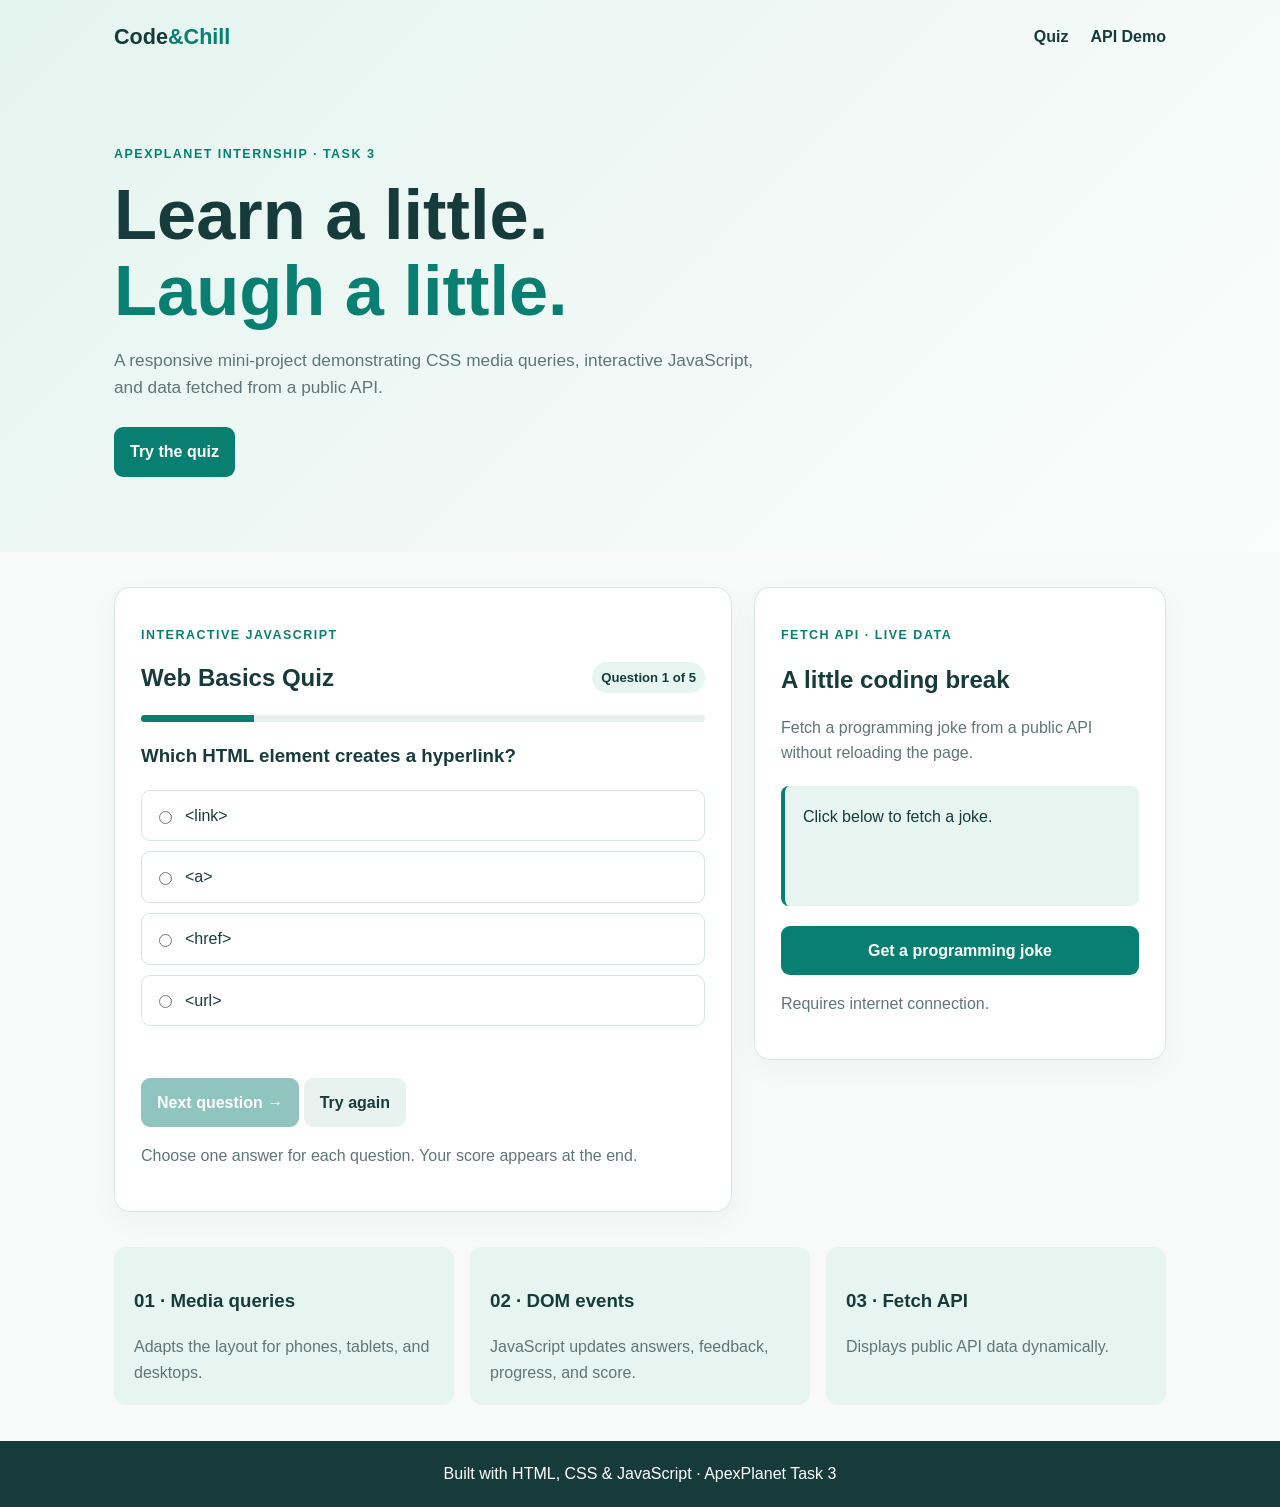
<file: apexplanet_task3/index.html>
<!doctype html>
<html lang="en"><head><meta charset="UTF-8"><meta name="viewport" content="width=device-width,initial-scale=1"><title>Task 3 | Code & Chill</title><link rel="stylesheet" href="style.css"></head>
<body>
<header><nav class="nav"><a class="brand" href="#home">Code<span>&Chill</span></a><button id="menuToggle" aria-expanded="false">Menu ☰</button><div id="navLinks"><a href="#quiz">Quiz</a><a href="#joke">API Demo</a></div></nav>
<section class="hero" id="home"><p class="eyebrow">APEXPLANET INTERNSHIP · TASK 3</p><h1>Learn a little.<br><span>Laugh a little.</span></h1><p>A responsive mini-project demonstrating CSS media queries, interactive JavaScript, and data fetched from a public API.</p><a class="button" href="#quiz">Try the quiz</a></section></header>
<main class="layout">
<section class="panel" id="quiz"><p class="eyebrow">INTERACTIVE JAVASCRIPT</p><div class="heading"><h2>Web Basics Quiz</h2><span id="counter">Question 1 of 5</span></div><div class="track"><div id="progress"></div></div><h3 id="question">Loading question...</h3><div id="options"></div><p id="feedback" aria-live="polite"></p><button id="next" disabled>Next question →</button> <button id="restart" hidden>Try again</button><p class="muted">Choose one answer for each question. Your score appears at the end.</p></section>
<section class="panel" id="joke"><p class="eyebrow">FETCH API · LIVE DATA</p><h2>A little coding break</h2><p class="muted">Fetch a programming joke from a public API without reloading the page.</p><div class="joke" id="jokeBox" aria-live="polite">Click below to fetch a joke.</div><button id="jokeBtn">Get a programming joke</button><p class="muted" id="apiStatus">Requires internet connection.</p></section>
</main>
<section class="features"><article><h3>01 · Media queries</h3><p>Adapts the layout for phones, tablets, and desktops.</p></article><article><h3>02 · DOM events</h3><p>JavaScript updates answers, feedback, progress, and score.</p></article><article><h3>03 · Fetch API</h3><p>Displays public API data dynamically.</p></article></section><footer>Built with HTML, CSS & JavaScript · ApexPlanet Task 3</footer><script src="script.js"></script></body></html>
</file>
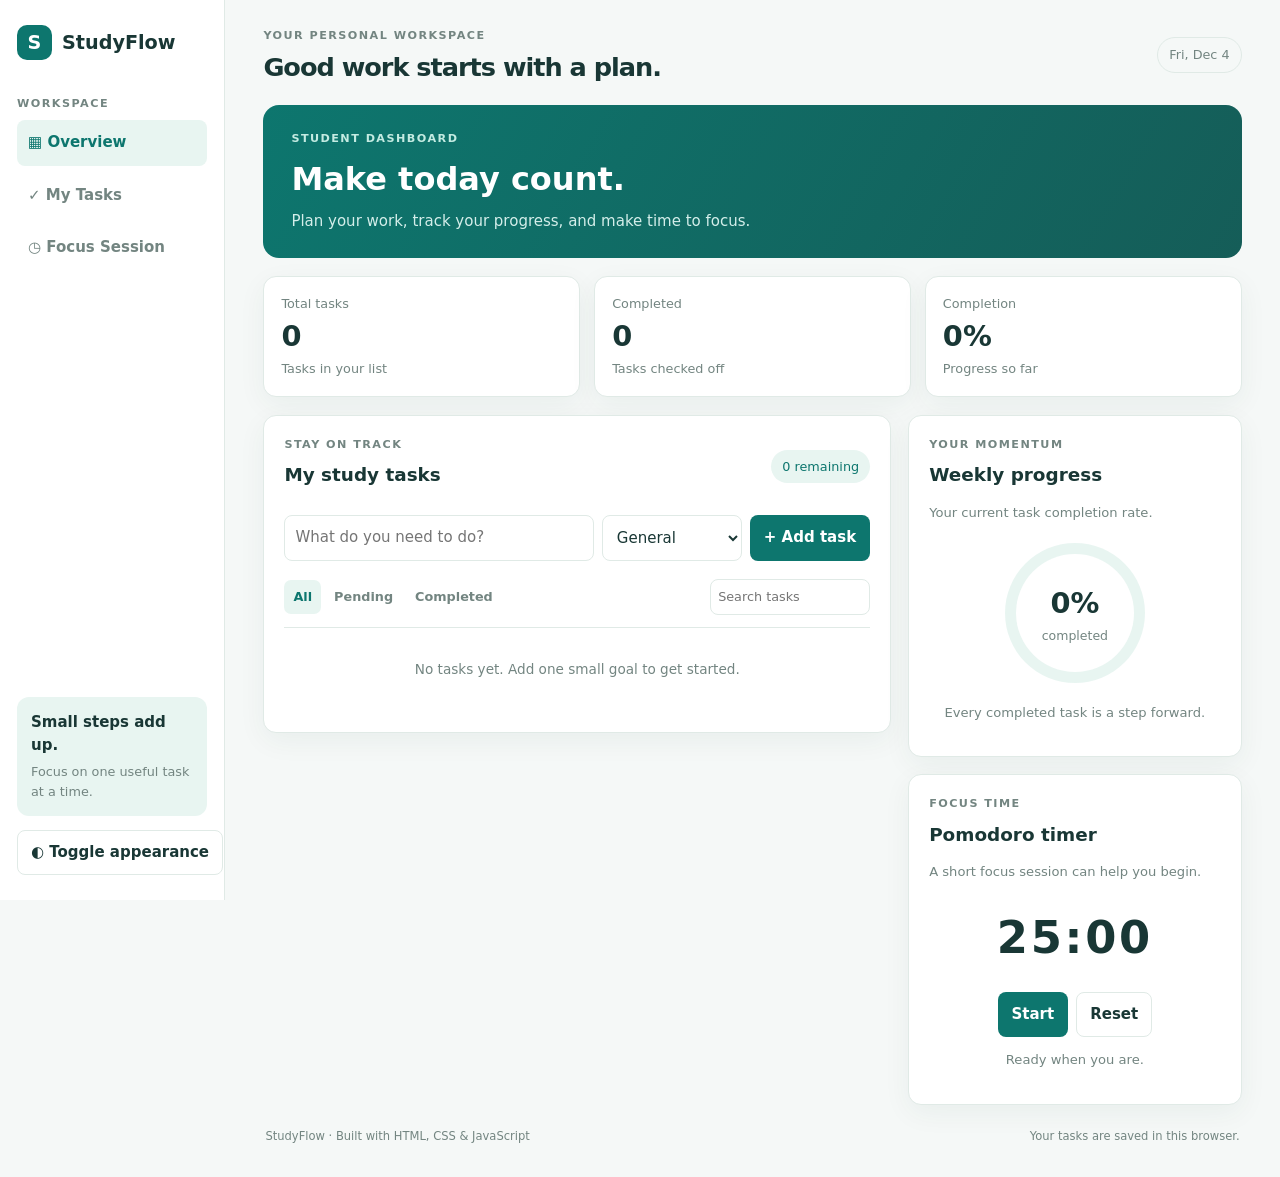
<file: apexplanet_task5/index.html>
<!doctype html>
<html lang="en"><head><meta charset="utf-8"><meta name="viewport" content="width=device-width,initial-scale=1"><meta name="description" content="StudyFlow student productivity dashboard"><title>StudyFlow | ApexPlanet Task 5</title><link rel="stylesheet" href="style.css"><script src="script.js" defer></script></head>
<body><aside class="sidebar" id="sidebar"><a class="brand" href="#overview"><b>S</b> StudyFlow</a><p class="eyebrow">WORKSPACE</p><nav><a class="active" href="#overview">▦ Overview</a><a href="#tasks">✓ My Tasks</a><a href="#focus">◷ Focus Session</a></nav><div class="side-bottom"><div class="tip"><b>Small steps add up.</b><p>Focus on one useful task at a time.</p></div><button id="themeToggle" class="secondary">◐ Toggle appearance</button></div></aside>
<main class="main" id="overview"><header class="topbar"><button id="menuToggle" class="secondary mobile" aria-label="Toggle navigation" aria-expanded="false">☰</button><div><p class="eyebrow">YOUR PERSONAL WORKSPACE</p><h1>Good work starts with a plan.</h1></div><span class="date" id="todayLabel">Today</span></header>
<section class="welcome"><p class="eyebrow">STUDENT DASHBOARD</p><h2>Make today count.</h2><p>Plan your work, track your progress, and make time to focus.</p></section>
<section class="stats"><article><span>Total tasks</span><strong id="totalCount">0</strong><small>Tasks in your list</small></article><article><span>Completed</span><strong id="completedCount">0</strong><small>Tasks checked off</small></article><article><span>Completion</span><strong id="completionRate">0%</strong><small>Progress so far</small></article></section>
<div class="columns"><section class="panel" id="tasks"><div class="heading"><div><p class="eyebrow">STAY ON TRACK</p><h2>My study tasks</h2></div><span id="openCount" class="chip">0 remaining</span></div><form id="taskForm" class="task-form"><label class="sr" for="taskInput">Task title</label><input id="taskInput" maxlength="100" placeholder="What do you need to do?" required><label class="sr" for="subjectInput">Subject</label><select id="subjectInput"><option>General</option><option>Programming</option><option>Mathematics</option><option>Web Development</option><option>Exam Preparation</option><option>Project Work</option></select><button class="primary">+ Add task</button></form><div class="toolbar"><div class="filters"><button class="filter active" data-filter="all" type="button">All</button><button class="filter" data-filter="open" type="button">Pending</button><button class="filter" data-filter="done" type="button">Completed</button></div><input id="searchInput" type="search" placeholder="Search tasks" aria-label="Search tasks"></div><ul id="taskList" class="task-list" aria-live="polite"></ul><p id="emptyState" class="empty">No tasks yet. Add one small goal to get started.</p></section>
<aside class="right"><section class="panel"><p class="eyebrow">YOUR MOMENTUM</p><h2>Weekly progress</h2><p class="muted">Your current task completion rate.</p><div id="progressRing" class="ring" role="img" aria-label="0 percent completed"><div><strong id="ringPercent">0%</strong><small>completed</small></div></div><p id="progressNote" class="muted center">Every completed task is a step forward.</p></section><section class="panel" id="focus"><p class="eyebrow">FOCUS TIME</p><h2>Pomodoro timer</h2><p class="muted">A short focus session can help you begin.</p><div id="timerDisplay" class="timer">25:00</div><div class="timer-buttons"><button class="primary" id="timerStart" type="button">Start</button><button class="secondary" id="timerReset" type="button">Reset</button></div><p id="timerHint" class="muted center" role="status">Ready when you are.</p></section></aside></div><footer><span>StudyFlow · Built with HTML, CSS & JavaScript</span><span>Your tasks are saved in this browser.</span></footer></main><div id="toast" class="toast" role="status" aria-live="polite"></div></body></html>
</file>
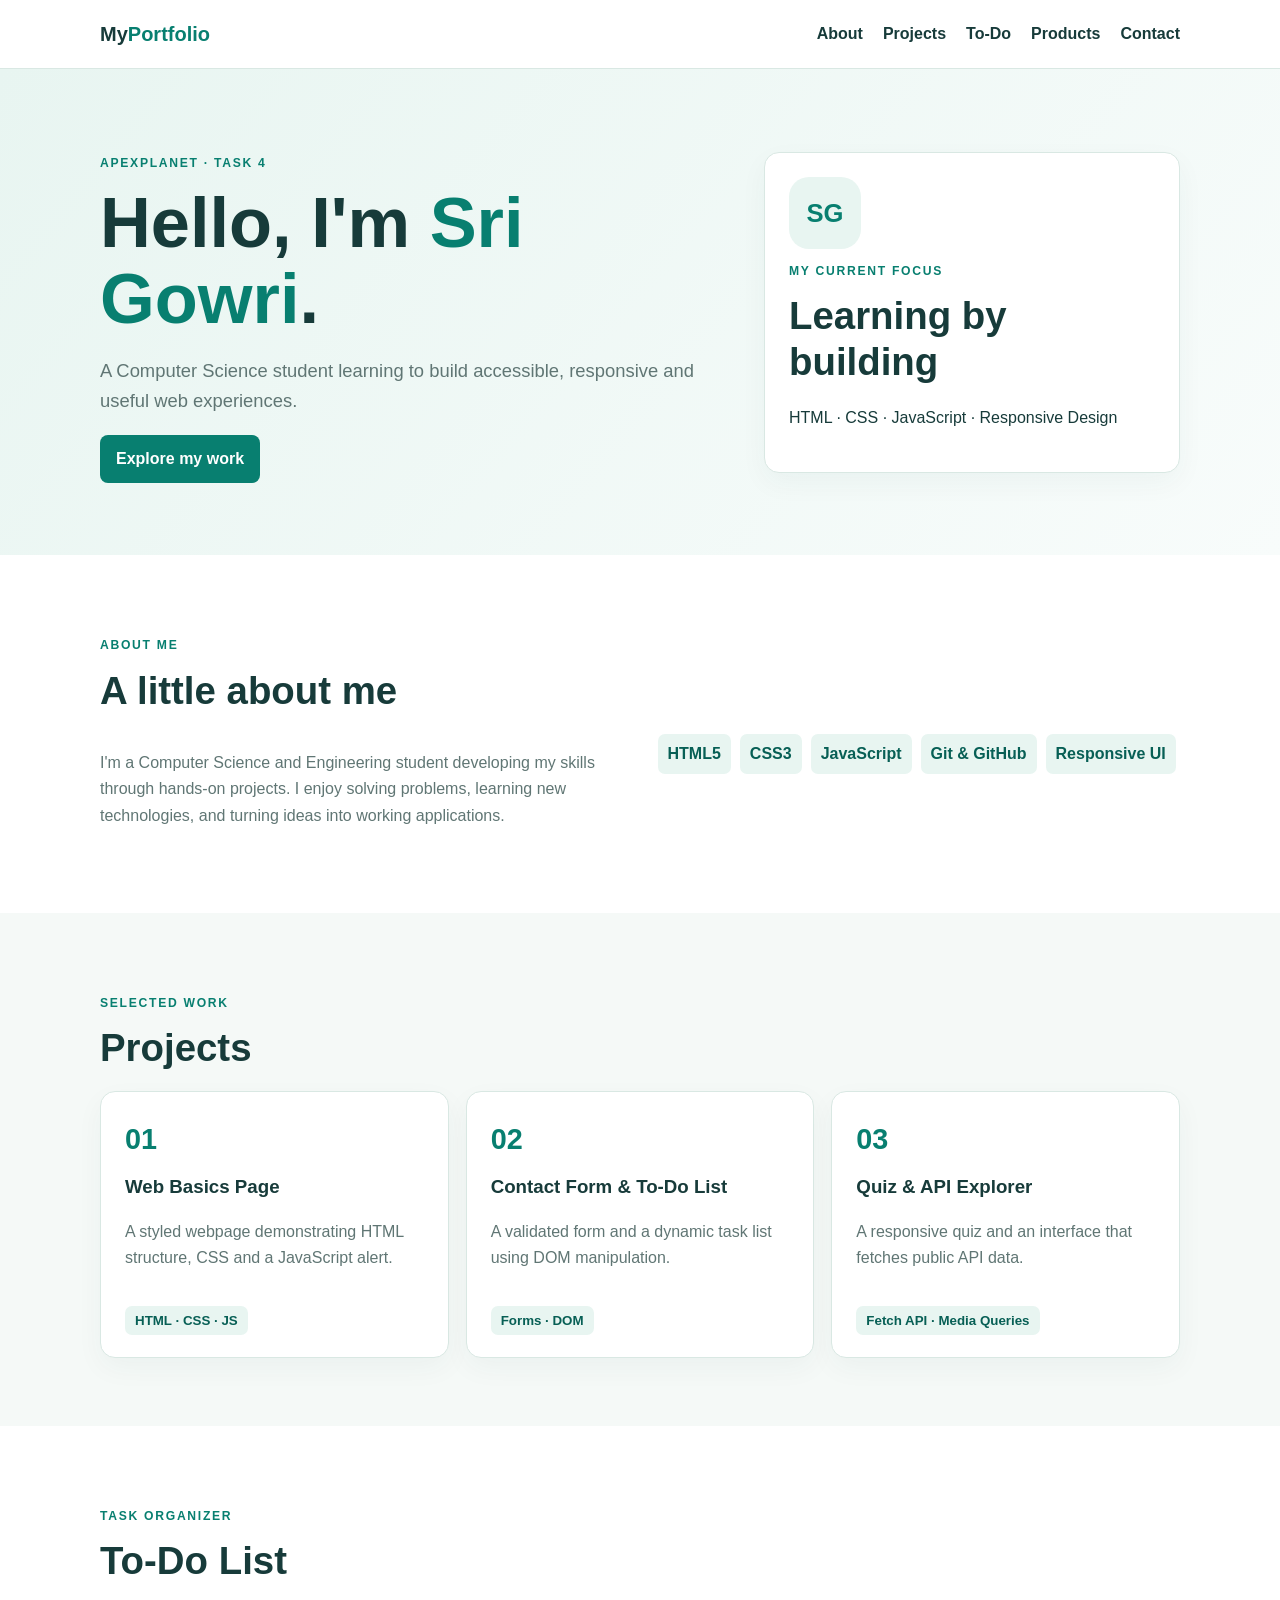
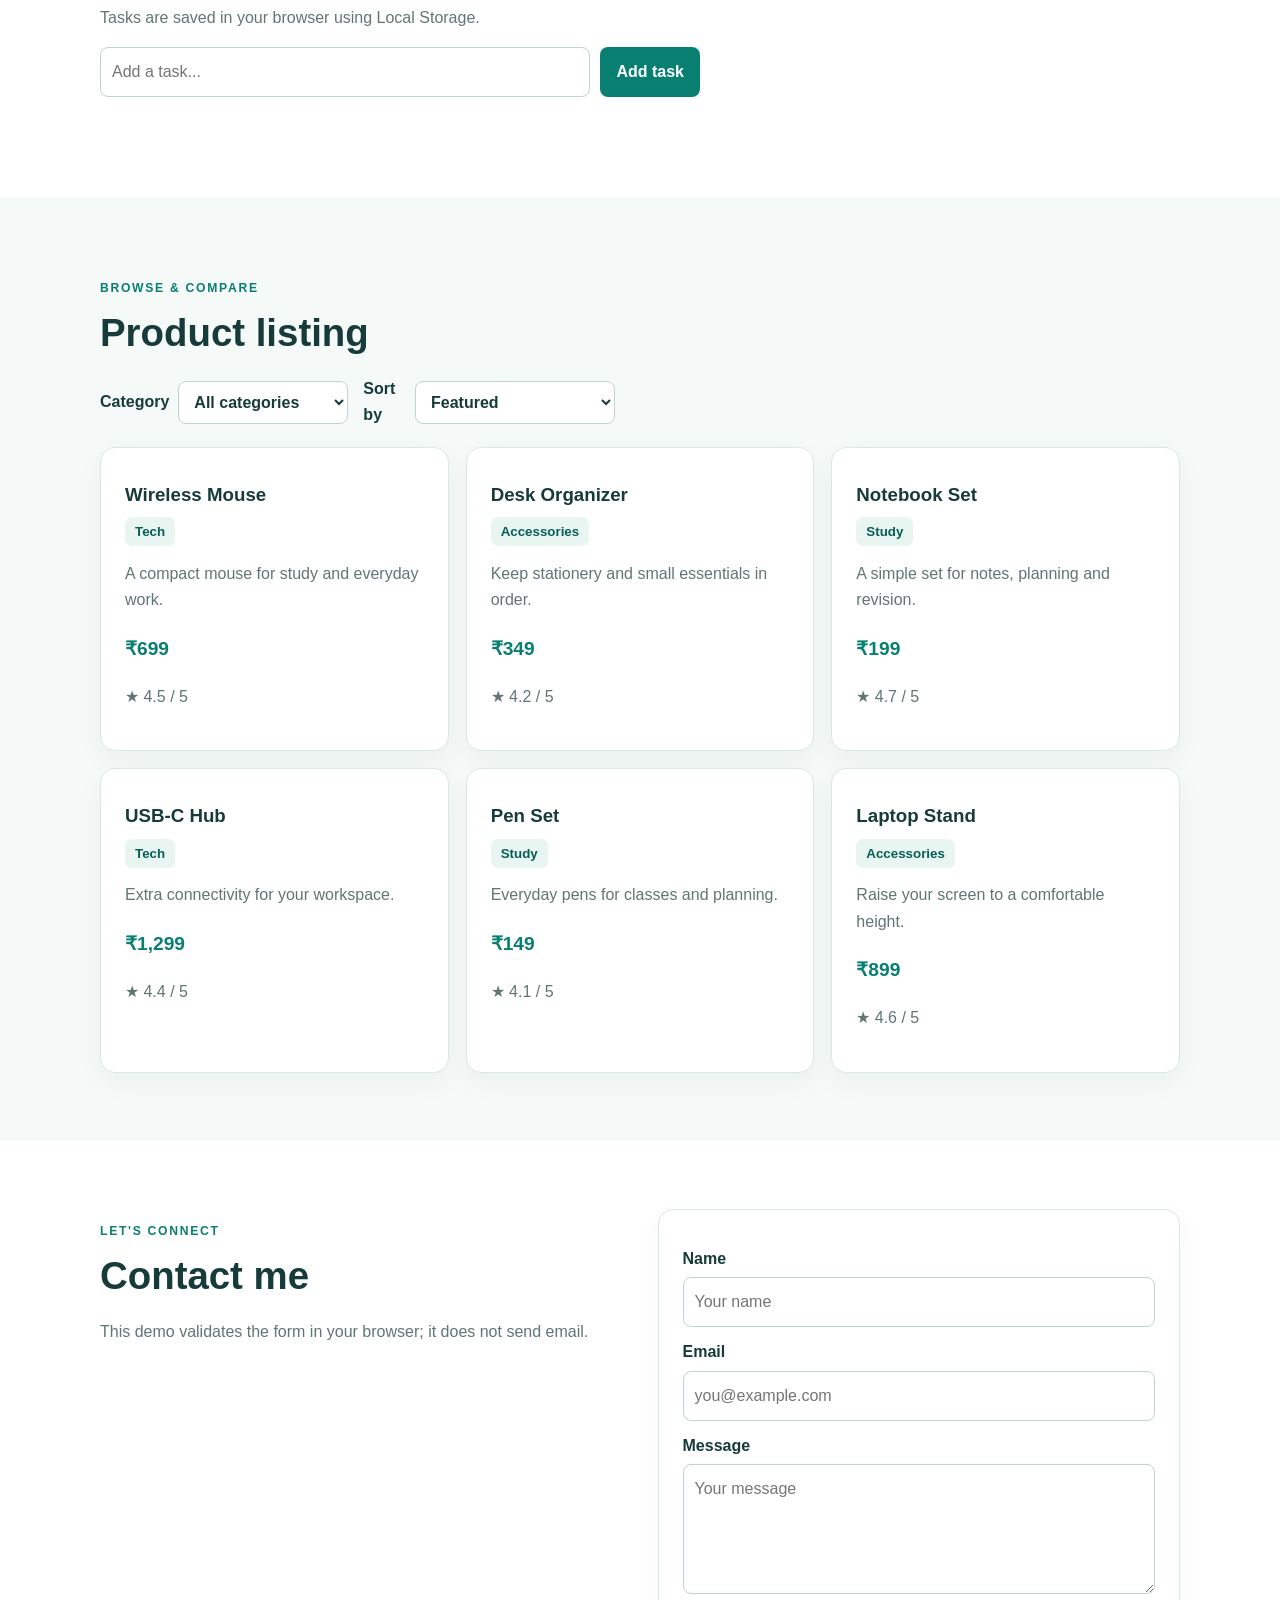
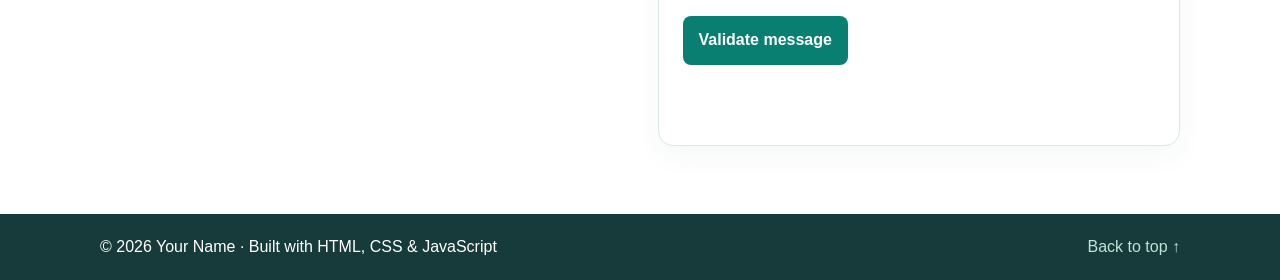
<file: apexplanet_task4/apexplanet_task4/index.html>
<!DOCTYPE html>
<html lang="en"><head><meta charset="UTF-8"><meta name="viewport" content="width=device-width, initial-scale=1.0"><title>My Portfolio | ApexPlanet Task 4</title><link rel="stylesheet" href="style.css"></head>
<body>
<header><nav class="nav"><a class="logo" href="#home">My<span>Portfolio</span></a><button id="menuBtn" aria-label="Toggle navigation">☰</button><div id="navLinks"><a href="#about">About</a><a href="#projects">Projects</a><a href="#todo">To-Do</a><a href="#products">Products</a><a href="#contact">Contact</a></div></nav></header>
<main>
<section id="home" class="hero"><div class="wrap hero-grid"><div><p class="eyebrow">APEXPLANET · TASK 4</p><h1>Hello, I'm <span>Sri Gowri</span>.</h1><p class="lead">A Computer Science student learning to build accessible, responsive and useful web experiences.</p><a class="btn" href="#projects">Explore my work</a></div><div class="intro-card"><div class="avatar">SG</div><p class="eyebrow">MY CURRENT FOCUS</p><h2>Learning by building</h2><p>HTML · CSS · JavaScript · Responsive Design</p></div></div></section>
<section id="about" class="wrap section"><p class="eyebrow">ABOUT ME</p><h2>A little about me</h2><div class="two-col"><p>I'm a Computer Science and Engineering student developing my skills through hands-on projects. I enjoy solving problems, learning new technologies, and turning ideas into working applications.</p><div class="skills"><span>HTML5</span><span>CSS3</span><span>JavaScript</span><span>Git & GitHub</span><span>Responsive UI</span></div></div></section>
<section id="projects" class="soft"><div class="wrap section"><p class="eyebrow">SELECTED WORK</p><h2>Projects</h2><div class="cards"><article><b class="num">01</b><h3>Web Basics Page</h3><p>A styled webpage demonstrating HTML structure, CSS and a JavaScript alert.</p><small>HTML · CSS · JS</small></article><article><b class="num">02</b><h3>Contact Form & To-Do List</h3><p>A validated form and a dynamic task list using DOM manipulation.</p><small>Forms · DOM</small></article><article><b class="num">03</b><h3>Quiz & API Explorer</h3><p>A responsive quiz and an interface that fetches public API data.</p><small>Fetch API · Media Queries</small></article></div></div></section>
<section id="todo" class="wrap section"><p class="eyebrow">TASK ORGANIZER</p><h2>To-Do List</h2><p class="muted">Tasks are saved in your browser using Local Storage.</p><form id="todoForm" class="todo-form"><input id="todoInput" placeholder="Add a task..." maxlength="120" required aria-label="New task"><button class="btn">Add task</button></form><ul id="todoList" class="todo-list"></ul></section>
<section id="products" class="soft"><div class="wrap section"><p class="eyebrow">BROWSE & COMPARE</p><h2>Product listing</h2><div class="filters"><label>Category <select id="category"><option value="all">All categories</option><option value="Accessories">Accessories</option><option value="Study">Study</option><option value="Tech">Tech</option></select></label><label>Sort by <select id="sort"><option value="default">Featured</option><option value="price-low">Price: low to high</option><option value="price-high">Price: high to low</option><option value="rating">Rating: high to low</option></select></label></div><div id="productGrid" class="cards"></div></div></section>
<section id="contact" class="wrap section"><div class="two-col"><div><p class="eyebrow">LET'S CONNECT</p><h2>Contact me</h2><p class="muted">This demo validates the form in your browser; it does not send email.</p></div><form id="contactForm" class="contact-form" novalidate><label for="name">Name</label><input id="name" required placeholder="Your name"><label for="email">Email</label><input id="email" type="email" required placeholder="you@example.com"><label for="message">Message</label><textarea id="message" rows="4" required placeholder="Your message"></textarea><button class="btn">Validate message</button><p id="formMsg" role="status"></p></form></div></section>
</main><footer><div class="wrap footer"><span>© <span id="year"></span> Your Name · Built with HTML, CSS & JavaScript</span><a href="#home">Back to top ↑</a></div></footer><script src="script.js"></script></body></html>
</file>
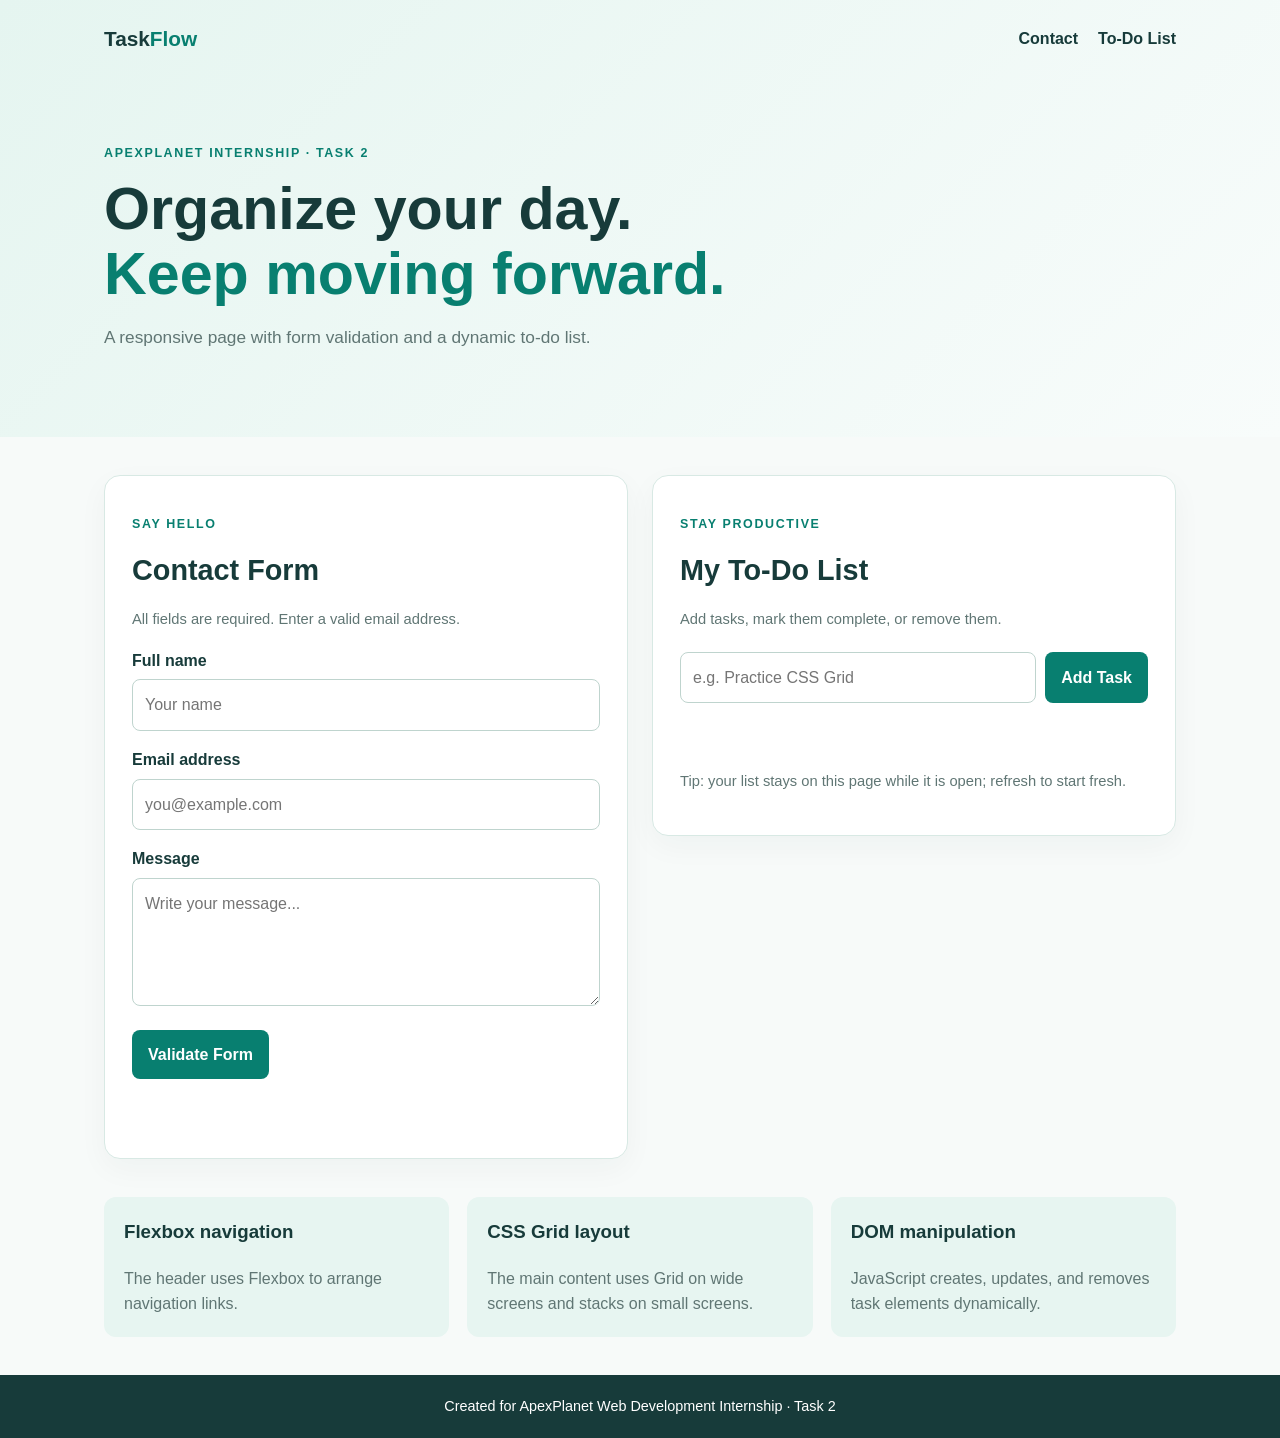
<file: apexplanet_tasks_1_2/task2/index.html>
<!DOCTYPE html>
<html lang="en">
<head>
  <meta charset="UTF-8">
  <meta name="viewport" content="width=device-width, initial-scale=1.0">
  <title>Task 2 | Contact Form and To-Do List</title>
  <link rel="stylesheet" href="style.css">
</head>
<body>
  <header class="site-header">
    <nav class="nav">
      <a class="brand" href="#top">Task<span>Flow</span></a>
      <div class="nav-links"><a href="#contact">Contact</a><a href="#tasks">To-Do List</a></div>
    </nav>
    <div id="top" class="intro">
      <p class="eyebrow">APEXPLANET INTERNSHIP · TASK 2</p>
      <h1>Organize your day.<br><span>Keep moving forward.</span></h1>
      <p>A responsive page with form validation and a dynamic to-do list.</p>
    </div>
  </header>

  <main class="layout">
    <section id="contact" class="panel">
      <p class="eyebrow">SAY HELLO</p>
      <h2>Contact Form</h2>
      <p class="muted">All fields are required. Enter a valid email address.</p>
      <form id="contactForm" novalidate>
        <label for="name">Full name</label>
        <input id="name" name="name" type="text" placeholder="Your name" required minlength="2">
        <label for="email">Email address</label>
        <input id="email" name="email" type="email" placeholder="you@example.com" required>
        <label for="message">Message</label>
        <textarea id="message" name="message" rows="4" placeholder="Write your message..." required minlength="5"></textarea>
        <button type="submit">Validate Form</button>
        <p id="formFeedback" class="feedback" role="status" aria-live="polite"></p>
      </form>
    </section>

    <section id="tasks" class="panel todo-panel">
      <p class="eyebrow">STAY PRODUCTIVE</p>
      <h2>My To-Do List</h2>
      <p class="muted">Add tasks, mark them complete, or remove them.</p>
      <form id="todoForm" class="todo-form">
        <label class="visually-hidden" for="todoInput">New task</label>
        <input id="todoInput" type="text" placeholder="e.g. Practice CSS Grid" maxlength="120" required>
        <button type="submit">Add Task</button>
      </form>
      <p id="todoFeedback" class="feedback" role="status" aria-live="polite"></p>
      <ul id="todoList" class="todo-list"></ul>
      <p class="hint">Tip: your list stays on this page while it is open; refresh to start fresh.</p>
    </section>
  </main>

  <section class="features">
    <article><h3>Flexbox navigation</h3><p>The header uses Flexbox to arrange navigation links.</p></article>
    <article><h3>CSS Grid layout</h3><p>The main content uses Grid on wide screens and stacks on small screens.</p></article>
    <article><h3>DOM manipulation</h3><p>JavaScript creates, updates, and removes task elements dynamically.</p></article>
  </section>
  <footer>Created for ApexPlanet Web Development Internship · Task 2</footer>
  <script src="script.js"></script>
</body>
</html>
</file>
<file: apexplanet_task3/style.css>
*{box-sizing:border-box} :root{--ink:#173b3a;--green:#087f70;--mint:#e7f5f1;--line:#d7e8e3;--muted:#607674}html{scroll-behavior:smooth}body{margin:0;font-family:Arial,sans-serif;color:var(--ink);background:#f7faf9;line-height:1.6}header{background:linear-gradient(135deg,#e4f4ef,#fbfdfc)}.nav{max-width:1100px;margin:auto;padding:20px 24px;display:flex;align-items:center;justify-content:space-between;gap:20px}.brand{font-size:1.35rem;font-weight:800;text-decoration:none;color:var(--ink)}.brand span,h1 span{color:var(--green)}#navLinks{display:flex;gap:22px}#navLinks a{color:var(--ink);font-weight:bold;text-decoration:none}#menuToggle{display:none}.hero{max-width:1100px;margin:auto;padding:58px 24px 75px}.eyebrow{color:var(--green);font-size:.78rem;font-weight:800;letter-spacing:.12em}h1{font-size:clamp(2.4rem,6vw,4.4rem);line-height:1.08;margin:12px 0}h2{line-height:1.2}.hero>p:not(.eyebrow),.muted{color:var(--muted)}.hero>p:not(.eyebrow){max-width:650px;font-size:1.08rem;margin-bottom:25px}.button,button{display:inline-block;border:0;border-radius:9px;padding:12px 16px;background:var(--green);color:white;font:inherit;font-weight:bold;text-decoration:none;cursor:pointer}.button:hover,button:hover:not(:disabled){background:#075f55}button:disabled{opacity:.45;cursor:not-allowed}.layout{max-width:1100px;margin:auto;padding:35px 24px;display:grid;grid-template-columns:1.2fr .8fr;gap:22px;align-items:start}.panel{min-width:0;background:white;border:1px solid var(--line);border-radius:16px;padding:26px;box-shadow:0 10px 30px #173b3a0a}.heading{display:flex;align-items:center;justify-content:space-between;gap:10px}.heading h2{margin:5px 0}#counter{font-size:.82rem;font-weight:bold;background:var(--mint);padding:5px 9px;border-radius:20px;white-space:nowrap}.track{height:7px;background:#e9efed;border-radius:20px;margin:18px 0;overflow:hidden}.track div{height:100%;width:20%;background:var(--green);transition:width .2s}#options{display:grid;gap:10px}.option{display:flex;gap:10px;align-items:center;padding:12px;border:1px solid var(--line);border-radius:9px;cursor:pointer}.option:hover{border-color:var(--green)}.option input{accent-color:var(--green)}.option.correct{background:#edf9f1;border-color:#23945e}.option.wrong{background:#fff1f0;border-color:#cf4b45}#feedback{min-height:1.5em;font-weight:bold;font-size:.92rem}#feedback.good{color:#167245}#feedback.bad{color:#b42318}#restart{background:#e8f3f0;color:var(--ink)}.joke{min-height:120px;background:var(--mint);border-left:4px solid var(--green);border-radius:8px;padding:18px;margin:20px 0;overflow-wrap:anywhere}#jokeBtn{width:100%}.features{max-width:1100px;margin:0 auto 36px;padding:0 24px;display:grid;grid-template-columns:repeat(3,1fr);gap:16px}.features article{background:var(--mint);padding:20px;border-radius:12px}.features p{color:var(--muted);margin-bottom:0}footer{text-align:center;padding:20px;background:var(--ink);color:white}@media(max-width:800px){.layout{grid-template-columns:1fr}.features{grid-template-columns:1fr}}@media(max-width:560px){.nav{flex-wrap:wrap}.nav #menuToggle{display:block;margin-left:auto}#navLinks{display:none;width:100%;flex-direction:column;gap:10px}#navLinks.open{display:flex}.hero{padding:38px 20px 50px}.layout{padding:24px 15px}.panel{padding:19px}.heading{align-items:flex-start;flex-direction:column}}@media(prefers-reduced-motion:reduce){html{scroll-behavior:auto}*{transition:none!important}}
</file>
<file: apexplanet_task5/style.css>
*{box-sizing:border-box}:root{--ink:#193735;--muted:#738581;--teal:#0d766e;--mint:#e8f5f1;--line:#e0eae6;--surface:#fff;--canvas:#f5f8f7;--shadow:0 8px 28px #1a433b0e}body.dark{--ink:#e7f2ef;--muted:#a4b7b1;--teal:#59c5b5;--mint:#213d39;--line:#314a45;--surface:#192d2a;--canvas:#10211f;--shadow:0 8px 28px #0003}body{margin:0;background:var(--canvas);color:var(--ink);font:15px/1.55 system-ui,-apple-system,"Segoe UI",sans-serif}button,input,select{font:inherit}button{cursor:pointer}.sidebar{position:fixed;inset:0 auto 0 0;width:225px;background:var(--surface);border-right:1px solid var(--line);padding:25px 17px;display:flex;flex-direction:column;z-index:5}.brand{display:flex;align-items:center;gap:10px;text-decoration:none;color:var(--ink);font-weight:850;font-size:1.2rem;margin-bottom:35px}.brand b{display:grid;place-items:center;width:35px;height:35px;background:var(--teal);color:white;border-radius:10px}.eyebrow{font-size:.7rem;letter-spacing:.13em;font-weight:850;color:var(--muted);margin:0 0 8px}.sidebar nav{display:grid;gap:7px}.sidebar nav a{padding:11px;border-radius:8px;text-decoration:none;color:var(--muted);font-weight:700}.sidebar nav a:hover,.sidebar nav a.active{background:var(--mint);color:var(--teal)}.side-bottom{margin-top:auto}.tip{padding:14px;background:var(--mint);border-radius:12px;margin-bottom:14px}.tip p{font-size:.8rem;color:var(--muted);margin:5px 0 0}.main{margin-left:225px;padding:27px clamp(16px,3vw,42px);max-width:1750px}.topbar{display:flex;align-items:center;gap:14px;margin-bottom:22px}.topbar>div{flex:1}.topbar h1{font-size:clamp(1.3rem,2vw,1.8rem);line-height:1.2;margin:0;letter-spacing:-.04em}.date,.chip{padding:7px 11px;border:1px solid var(--line);border-radius:22px;color:var(--muted);font-size:.8rem;white-space:nowrap}.welcome{padding:25px 28px;border-radius:16px;background:linear-gradient(120deg,#0d766e,#155d58);color:white}.welcome .eyebrow{color:#c4ebe2}.welcome h2{font-size:2rem;margin:0 0 5px}.welcome p:last-child{margin:0;color:#d4eeea}.stats{display:grid;grid-template-columns:repeat(3,minmax(0,1fr));gap:14px;margin:18px 0}.stats article,.panel{background:var(--surface);border:1px solid var(--line);border-radius:13px;box-shadow:var(--shadow)}.stats article{padding:17px}.stats span,.stats small{display:block;color:var(--muted);font-size:.8rem}.stats strong{display:block;font-size:1.8rem}.columns{display:grid;grid-template-columns:minmax(0,1.6fr) minmax(245px,.85fr);gap:17px;align-items:start}.panel{padding:20px;min-width:0}.heading{display:flex;align-items:center;justify-content:space-between;gap:10px}.panel h2{font-size:1.15rem;margin:0 0 8px}.chip{background:var(--mint);color:var(--teal);border:0}.task-form{display:grid;grid-template-columns:minmax(0,1fr) 140px auto;gap:8px;margin:18px 0}input,select{width:100%;min-width:0;border:1px solid var(--line);background:var(--surface);color:var(--ink);padding:10px;border-radius:8px}.primary,.secondary{border-radius:8px;padding:10px 13px;font-weight:750;border:1px solid transparent;white-space:nowrap}.primary{background:var(--teal);color:white}.primary:hover{filter:brightness(.9)}.secondary{background:var(--surface);color:var(--ink);border-color:var(--line)}.toolbar{display:flex;justify-content:space-between;align-items:center;gap:10px;border-bottom:1px solid var(--line);padding-bottom:12px}.filters{display:flex;gap:4px}.filter{border:0;background:transparent;color:var(--muted);padding:7px 9px;border-radius:7px;font-size:.8rem;font-weight:750}.filter.active,.filter:hover{background:var(--mint);color:var(--teal)}.toolbar input{max-width:160px;padding:7px;font-size:.8rem}.task-list{list-style:none;padding:0;margin:0}.task-item{display:flex;align-items:center;gap:10px;padding:12px 0;border-bottom:1px solid var(--line)}.task-item input{width:17px;accent-color:var(--teal)}.task-copy{flex:1;min-width:0}.task-title{display:block;overflow-wrap:anywhere;font-weight:750;font-size:.88rem}.task-meta{display:block;color:var(--muted);font-size:.73rem}.task-item.completed .task-title{text-decoration:line-through;color:var(--muted)}.delete{border:0;background:transparent;color:var(--muted);padding:6px;border-radius:6px}.delete:hover{background:#ffebea;color:#b42318}.empty{text-align:center;color:var(--muted);font-size:.85rem;padding:18px 4px}.right{display:grid;gap:17px}.muted{color:var(--muted);font-size:.82rem}.ring{width:140px;height:140px;margin:20px auto;border-radius:50%;display:grid;place-items:center;background:conic-gradient(var(--teal) 0%,var(--mint) 0%);position:relative}.ring:before{content:"";position:absolute;inset:11px;border-radius:50%;background:var(--surface)}.ring>div{position:relative;text-align:center;display:grid}.ring strong{font-size:1.8rem}.ring small{color:var(--muted)}.center{text-align:center}.timer{text-align:center;font-size:2.8rem;font-weight:850;letter-spacing:.06em;margin:20px 0}.timer-buttons{display:flex;justify-content:center;gap:8px}.toast{position:fixed;right:20px;bottom:20px;padding:12px 16px;background:var(--ink);color:var(--surface);border-radius:9px;opacity:0;transform:translateY(8px);transition:opacity .18s,transform .18s;pointer-events:none;z-index:10}.toast.show{opacity:1;transform:translateY(0)}footer{display:flex;justify-content:space-between;gap:12px;padding:23px 2px 4px;color:var(--muted);font-size:.72rem}.mobile,.sr{display:none}.sr{position:absolute;width:1px;height:1px;overflow:hidden;clip:rect(0,0,0,0)}@media(max-width:1050px){.sidebar{width:200px}.main{margin-left:200px}.task-form{grid-template-columns:1fr 130px}.task-form .primary{grid-column:1/-1}.columns{grid-template-columns:minmax(0,1.2fr) minmax(225px,.8fr)}}@media(max-width:800px){.sidebar{transform:translateX(-100%);transition:transform .2s}.sidebar.open{transform:translateX(0)}.main{margin-left:0}.mobile{display:block}.columns{grid-template-columns:1fr}.right{grid-template-columns:repeat(2,minmax(0,1fr))}}@media(max-width:560px){.main{padding:17px 12px}.topbar{flex-wrap:wrap}.topbar h1{font-size:1.25rem}.date{font-size:.72rem;padding:6px 8px}.welcome{padding:21px}.welcome h2{font-size:1.6rem}.stats{gap:7px}.stats article{padding:11px 9px}.stats strong{font-size:1.45rem}.stats span,.stats small{font-size:.7rem}.panel{padding:14px}.task-form{grid-template-columns:1fr}.task-form .primary{grid-column:auto}.toolbar{align-items:flex-start;flex-direction:column}.toolbar input{max-width:none}.right{grid-template-columns:1fr}.timer{font-size:2.5rem}footer{flex-direction:column;gap:5px}}@media(prefers-reduced-motion:reduce){*{scroll-behavior:auto!important;transition:none!important}}
</file>
<file: apexplanet_task4/apexplanet_task4/style.css>
*{box-sizing:border-box} :root{--ink:#173b3a;--green:#087f70;--mint:#e8f5f1;--muted:#607674;--line:#d9e8e3}html{scroll-behavior:smooth;scroll-padding-top:80px}body{margin:0;font-family:Arial,Helvetica,sans-serif;line-height:1.65;color:var(--ink)}.wrap{width:min(1080px,calc(100% - 36px));margin:auto}header{position:sticky;top:0;background:#ffffffed;backdrop-filter:blur(10px);border-bottom:1px solid var(--line);z-index:5}.nav{width:min(1080px,calc(100% - 36px));margin:auto;min-height:68px;display:flex;align-items:center;justify-content:space-between;gap:16px}.logo{font-size:1.25rem;font-weight:900;text-decoration:none;color:var(--ink)}.logo span,h1 span{color:var(--green)}#navLinks{display:flex;gap:20px}#navLinks a{color:var(--ink);text-decoration:none;font-weight:700}#menuBtn{display:none}.hero{background:linear-gradient(130deg,#e8f5f1,#f8fcfb);padding:72px 0}.hero-grid{display:grid;grid-template-columns:1.2fr .8fr;gap:40px;align-items:center}h1{font-size:clamp(2.5rem,6vw,4.4rem);line-height:1.08;margin:12px 0}h2{font-size:clamp(1.8rem,4vw,2.4rem);margin:0 0 20px;line-height:1.2}.lead{font-size:1.15rem;color:var(--muted);max-width:600px}.eyebrow{font-size:.76rem;letter-spacing:.14em;color:var(--green);font-weight:900}.btn{display:inline-block;background:var(--green);color:white;border:0;border-radius:8px;padding:11px 16px;font:inherit;font-weight:700;text-decoration:none;cursor:pointer}.btn:hover{background:#075f55}.intro-card,article,.contact-form{background:white;border:1px solid var(--line);border-radius:15px;padding:24px;box-shadow:0 10px 28px #173b3a0b}.avatar{width:72px;height:72px;border-radius:20px;background:var(--mint);display:grid;place-items:center;font-size:1.6rem;font-weight:900;color:var(--green)}.section{padding-top:68px;padding-bottom:68px}.two-col{display:grid;grid-template-columns:1fr 1fr;gap:35px;align-items:start}.muted,.two-col>p,article p{color:var(--muted)}.skills{display:flex;flex-wrap:wrap;gap:9px}.skills span,small{background:var(--mint);padding:7px 10px;border-radius:7px;color:#075f55;font-weight:700}.soft{background:#f5f9f7}.cards{display:grid;grid-template-columns:repeat(3,1fr);gap:17px}.num{font-size:1.8rem;color:var(--green)}article h3{margin:8px 0}article p{min-height:72px}.todo-form{display:flex;gap:10px;max-width:600px}input,textarea,select{font:inherit;border:1px solid #bfd4ce;border-radius:8px;padding:11px;width:100%;color:var(--ink);background:white}input:focus,textarea:focus,select:focus{outline:3px solid #087f7025;border-color:var(--green)}.todo-form input{flex:1}.todo-list{list-style:none;padding:0;max-width:600px;display:grid;gap:9px}.todo-item{display:flex;gap:10px;align-items:center;border:1px solid var(--line);border-radius:8px;padding:10px}.todo-item input{width:18px}.todo-item span{flex:1;overflow-wrap:anywhere}.todo-item.done span{text-decoration:line-through;color:#82918e}.delete{background:#fff0ef;color:#a3221a;border:0;border-radius:7px;padding:7px 10px;cursor:pointer}.filters{display:flex;gap:15px;flex-wrap:wrap;margin:18px 0}.filters label{display:flex;align-items:center;gap:9px;font-weight:700}.filters select{min-width:170px}.product-card .price{font-size:1.2rem;color:var(--green);font-weight:900}.product-card p{min-height:0}.contact-form label{display:block;font-weight:700;margin:12px 0 5px}.contact-form button{margin-top:14px}.contact-form #formMsg{font-weight:700;min-height:1.5em}.footer{display:flex;justify-content:space-between;gap:12px;padding:20px 0;color:white}footer{background:var(--ink)}footer a{color:#bde5d9;text-decoration:none}@media(max-width:760px){.hero-grid,.two-col{grid-template-columns:1fr;gap:24px}.cards{grid-template-columns:1fr 1fr}.hero{padding:50px 0}}@media(max-width:560px){#menuBtn{display:block;background:var(--mint);border:0;border-radius:7px;padding:8px 12px;font-size:1.1rem}#navLinks{display:none;position:absolute;top:67px;left:0;right:0;background:white;padding:18px;flex-direction:column;border-bottom:1px solid var(--line)}#navLinks.open{display:flex}.cards{grid-template-columns:1fr}.todo-form{flex-direction:column}.filters label{align-items:flex-start;flex-direction:column;width:100%}.footer{flex-direction:column}.section{padding-top:48px;padding-bottom:48px}}
</file>
<file: apexplanet_tasks_1_2/task2/style.css>
* { box-sizing: border-box; }
:root { --ink: #173b3a; --green: #087f70; --mint: #e7f5f1; --line: #d8e9e4; --muted: #607674; }
html { scroll-behavior: smooth; }
body { margin: 0; font-family: Arial, Helvetica, sans-serif; color: var(--ink); background: #f7faf9; line-height: 1.6; }
.site-header { background: linear-gradient(135deg, #e5f5f0, #f8fcfb); }
.nav { display: flex; justify-content: space-between; align-items: center; gap: 18px; max-width: 1120px; padding: 22px 24px; margin: auto; }
.brand { text-decoration: none; color: var(--ink); font-size: 1.3rem; font-weight: 800; }
.brand span, .intro h1 span { color: var(--green); }
.nav-links { display: flex; gap: 20px; }
.nav-links a { color: var(--ink); text-decoration: none; font-weight: 700; }
.nav-links a:hover { color: var(--green); }
.intro { max-width: 1120px; padding: 54px 24px 68px; margin: auto; }
.eyebrow { color: var(--green); font-size: .78rem; font-weight: 800; letter-spacing: .13em; }
h1 { font-size: clamp(2.2rem, 5vw, 3.7rem); line-height: 1.1; margin: 10px 0 16px; }
.intro > p:last-child { color: var(--muted); font-size: 1.08rem; }
.layout { max-width: 1120px; padding: 38px 24px; margin: auto; display: grid; grid-template-columns: 1fr 1fr; gap: 24px; align-items: start; }
.panel { background: white; border: 1px solid var(--line); border-radius: 16px; padding: 27px; box-shadow: 0 10px 30px #173b3a0a; min-width: 0; }
h2 { margin: 7px 0; font-size: 1.8rem; }
.muted, .hint { color: var(--muted); font-size: .92rem; }
form label { display: block; font-weight: 700; margin: 16px 0 6px; }
input, textarea { width: 100%; border: 1px solid #bfd4ce; border-radius: 8px; padding: 12px; font: inherit; color: var(--ink); background: #fff; }
input:focus, textarea:focus { outline: 3px solid #087f7025; border-color: var(--green); }
textarea { resize: vertical; }
button { border: 0; border-radius: 8px; padding: 12px 16px; background: var(--green); color: white; font: inherit; font-weight: 700; cursor: pointer; }
button:hover { background: #075f55; }
#contactForm button { margin-top: 16px; }
.feedback { min-height: 1.5em; font-size: .92rem; font-weight: 700; }
.feedback.success { color: #167245; }
.feedback.error { color: #b42318; }
.todo-form { display: flex; gap: 9px; margin-top: 20px; }
.todo-form input { flex: 1; min-width: 0; }
.todo-form button { white-space: nowrap; }
.todo-list { list-style: none; padding: 0; margin: 12px 0; display: grid; gap: 10px; }
.todo-item { display: flex; align-items: center; gap: 10px; border: 1px solid var(--line); border-radius: 9px; padding: 10px; }
.todo-item .task-text { flex: 1; overflow-wrap: anywhere; }
.todo-item.completed .task-text { text-decoration: line-through; color: #7c8c89; }
.todo-item input[type="checkbox"] { width: 18px; height: 18px; accent-color: var(--green); }
.delete-btn { background: #fff0ef; color: #a3221a; padding: 7px 10px; }
.delete-btn:hover { background: #ffdedb; }
.features { max-width: 1120px; margin: 0 auto 38px; padding: 0 24px; display: grid; grid-template-columns: repeat(3, 1fr); gap: 18px; }
.features article { padding: 20px; border-radius: 12px; background: var(--mint); }
.features h3 { margin-top: 0; }
.features p { margin-bottom: 0; color: var(--muted); }
footer { text-align: center; padding: 20px; background: var(--ink); color: white; font-size: .9rem; }
.visually-hidden { position: absolute; width: 1px; height: 1px; padding: 0; margin: -1px; overflow: hidden; clip: rect(0,0,0,0); white-space: nowrap; border: 0; }
@media (max-width: 780px) { .layout { grid-template-columns: 1fr; } .features { grid-template-columns: 1fr; } }
@media (max-width: 480px) { .nav { align-items: flex-start; flex-direction: column; } .todo-form { flex-direction: column; } .panel { padding: 20px; } }
</file>
